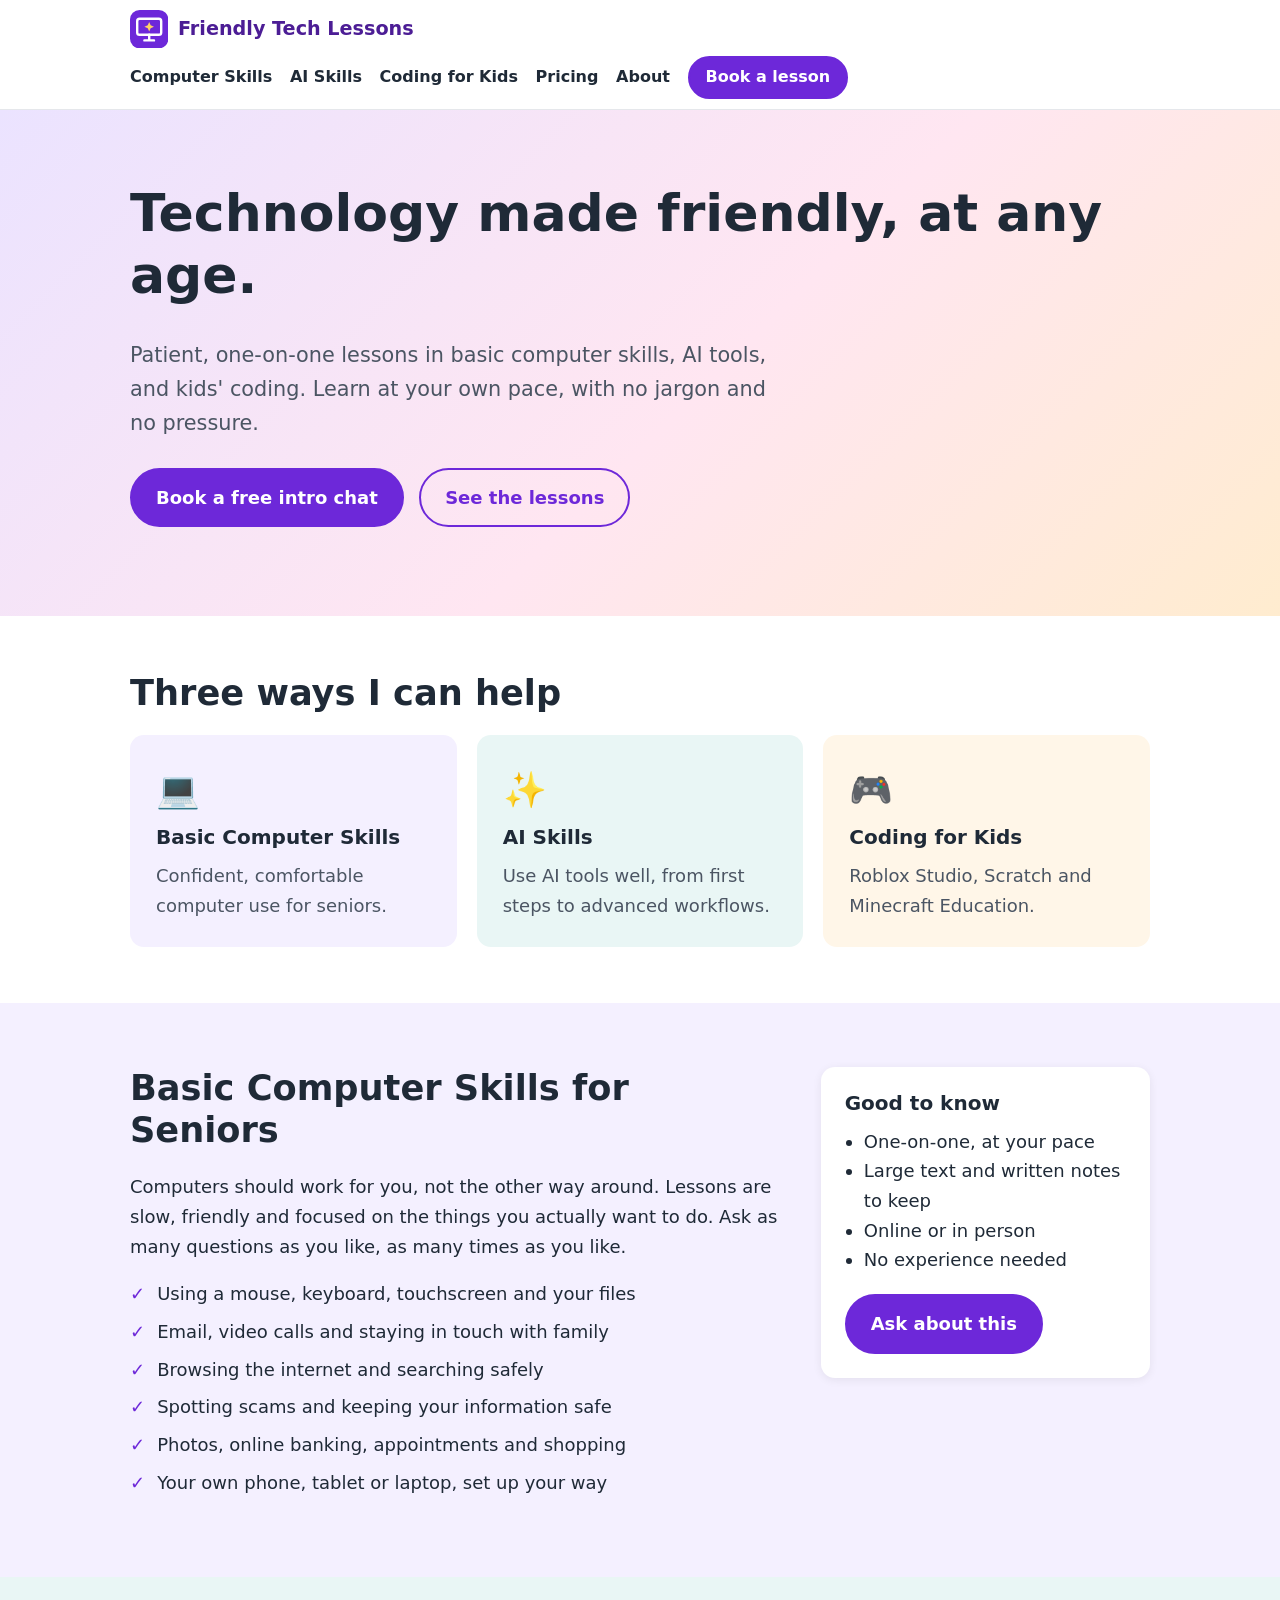
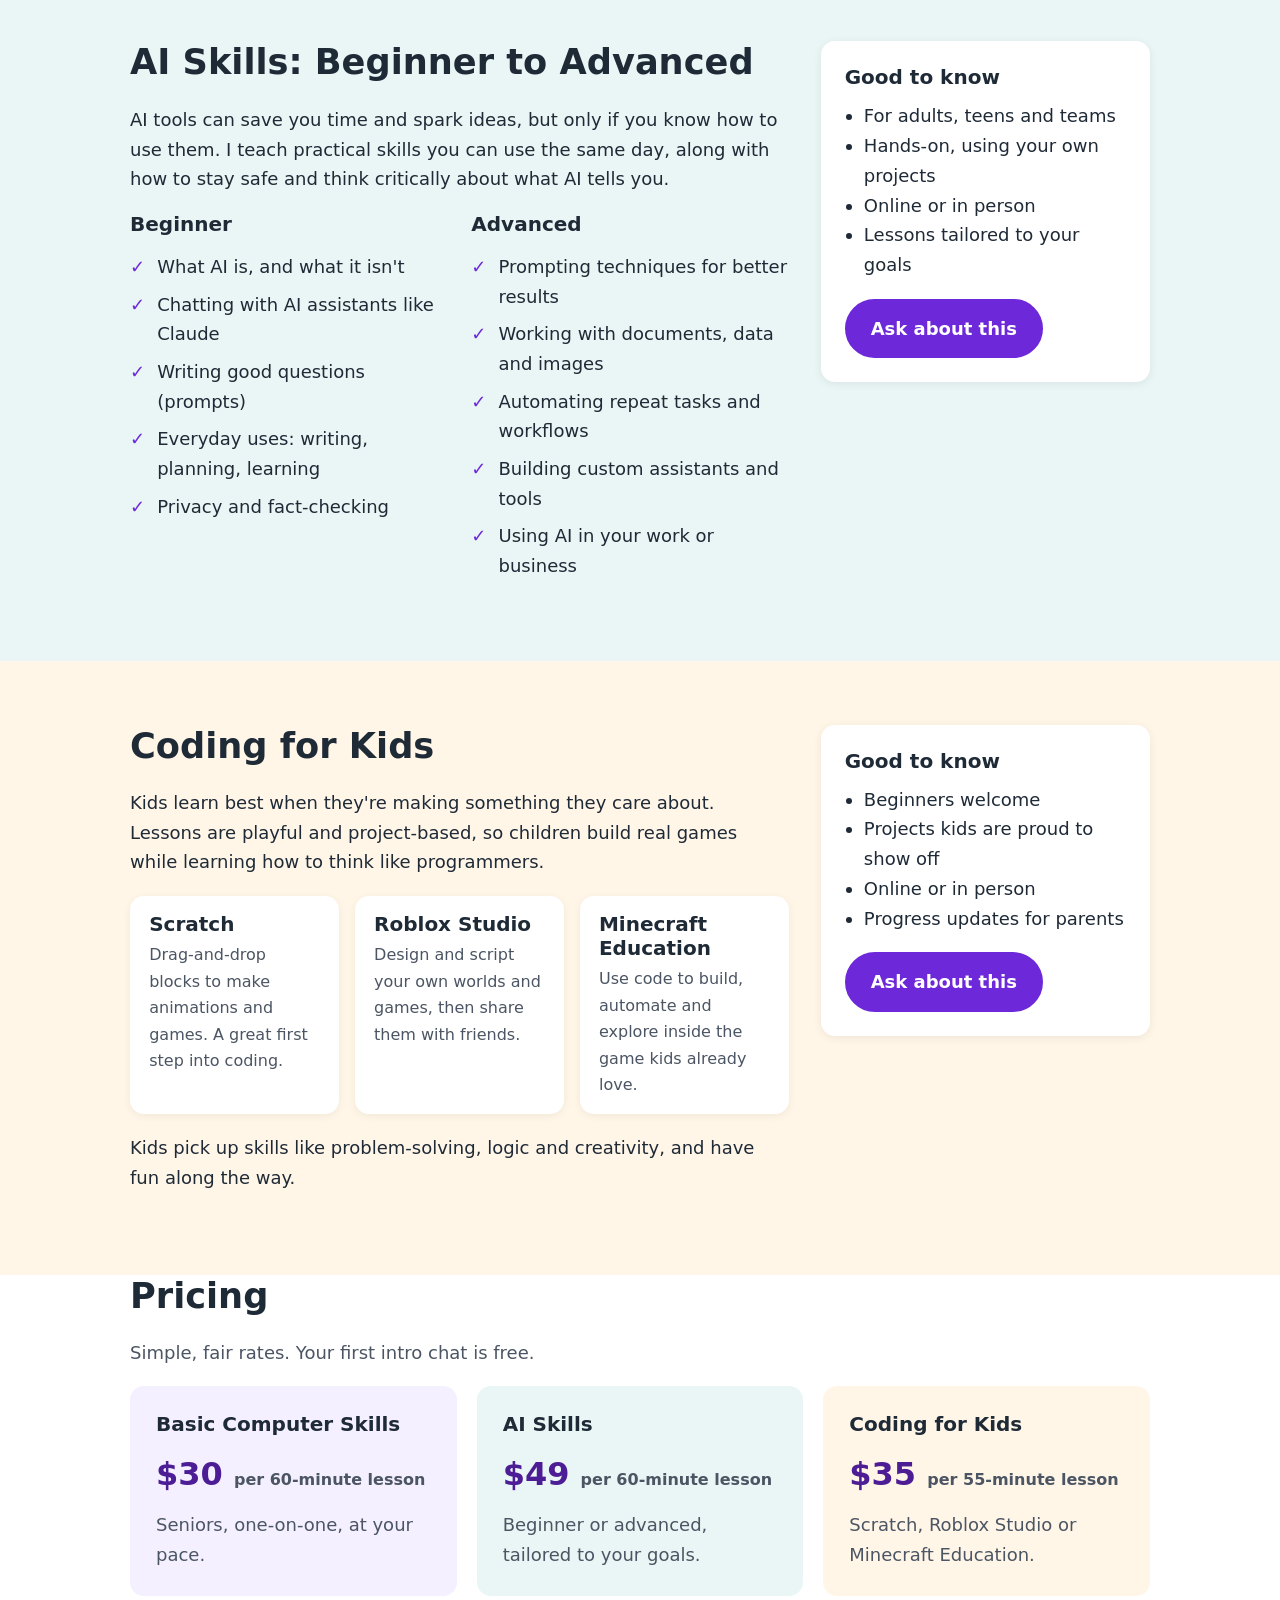
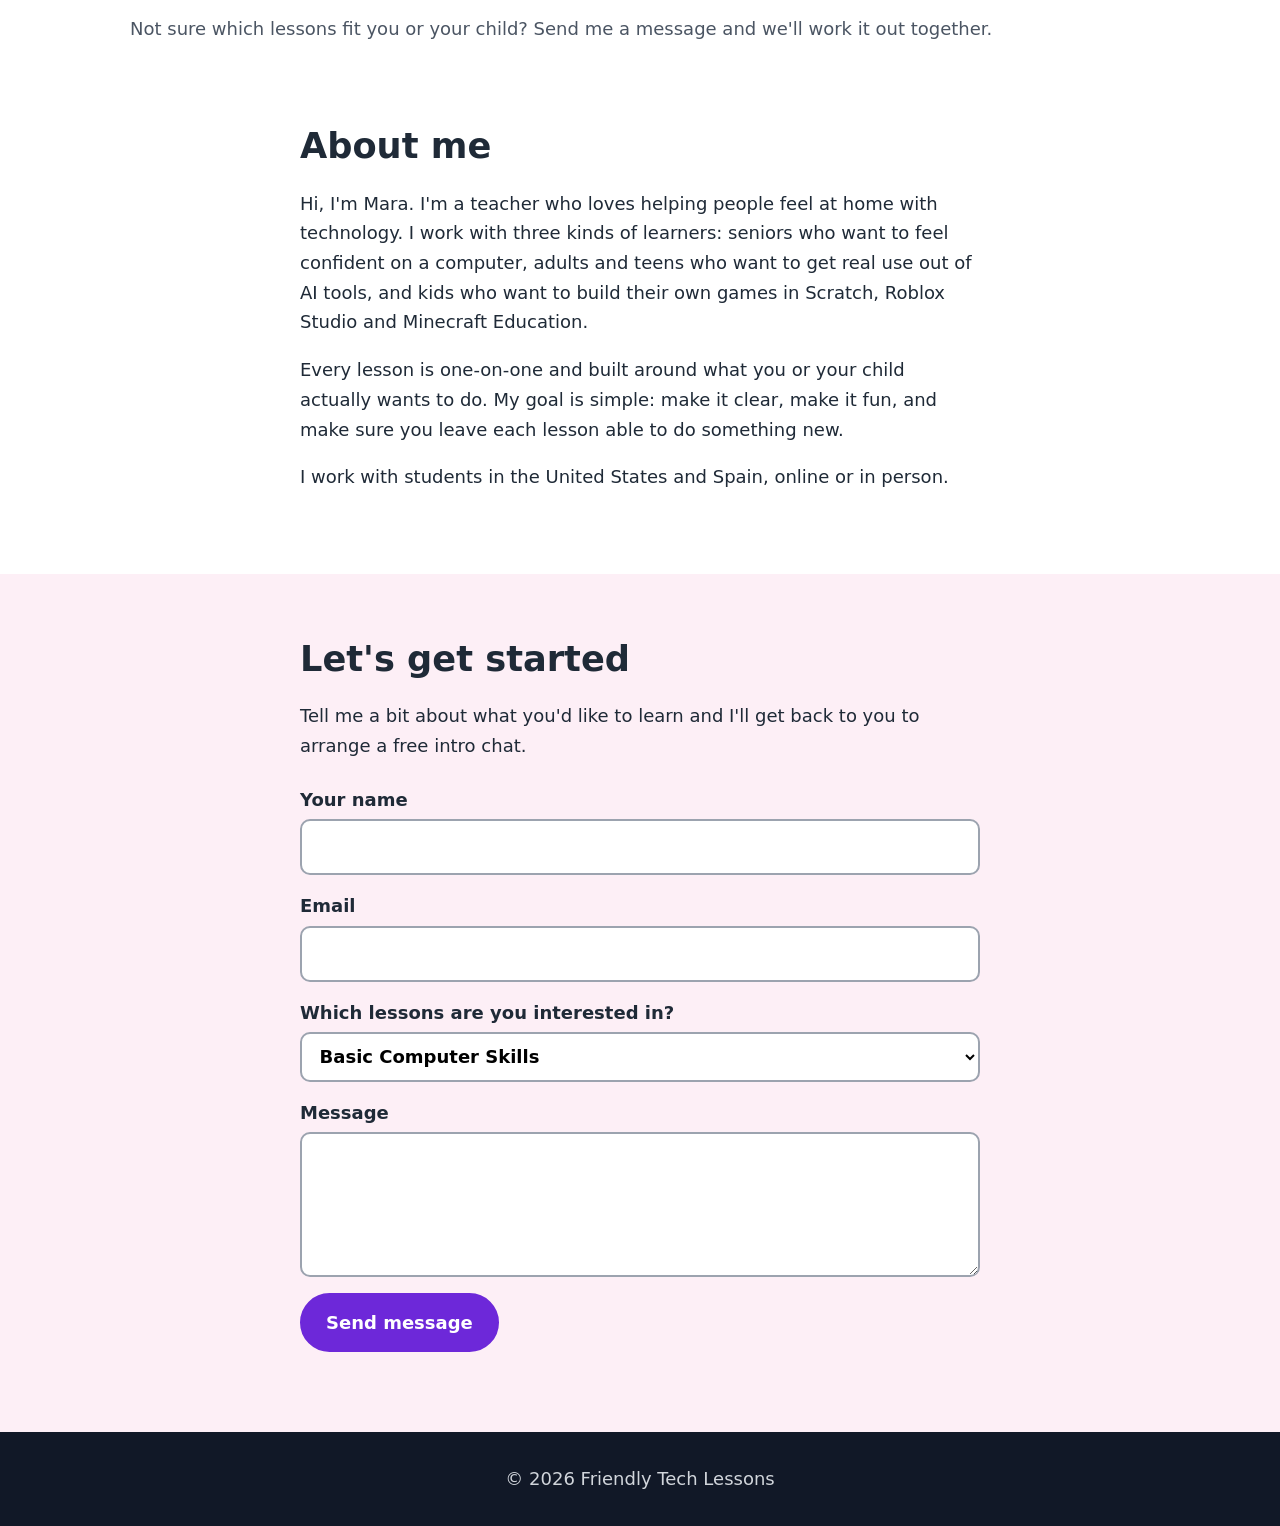
<file: index.html>
<!doctype html>
<html lang="en">
<head>
  <meta charset="utf-8">
  <meta name="viewport" content="width=device-width, initial-scale=1">
  <title>Friendly Tech Lessons | Computers, AI &amp; Coding</title>
  <meta name="description" content="Patient, one-on-one lessons: basic computer skills for seniors, AI skills for beginners and advanced learners, and coding for kids with Roblox Studio, Scratch and Minecraft Education.">
  <link rel="icon" href="data:image/svg+xml,%3Csvg xmlns='http://www.w3.org/2000/svg' viewBox='0 0 48 48' aria-hidden='true'%3E%3Crect width='48' height='48' rx='12' fill='%236d28d9'/%3E%3Crect x='9' y='11' width='30' height='20' rx='3' fill='none' stroke='%23fff' stroke-width='3'/%3E%3Cpath d='M18 38h12M24 31v7' stroke='%23fff' stroke-width='3' stroke-linecap='round'/%3E%3Cpath d='M24 15l1.8 4.2L30 21l-4.2 1.8L24 27l-1.8-4.2L18 21l4.2-1.8z' fill='%23ffd166'/%3E%3C/svg%3E">
  <link rel="stylesheet" href="styles.css">
</head>
<body>
  <a class="skip" href="#main">Skip to content</a>

  <header class="site-header">
    <div class="wrap bar">
      <a class="brand" href="#top"><svg viewBox="0 0 48 48" aria-hidden="true"><rect width="48" height="48" rx="12" fill="#6d28d9"/><rect x="9" y="11" width="30" height="20" rx="3" fill="none" stroke="#fff" stroke-width="3"/><path d="M18 38h12M24 31v7" stroke="#fff" stroke-width="3" stroke-linecap="round"/><path d="M24 15l1.8 4.2L30 21l-4.2 1.8L24 27l-1.8-4.2L18 21l4.2-1.8z" fill="#ffd166"/></svg><span>Friendly Tech Lessons</span></a>
      <nav aria-label="Main">
        <a href="#seniors">Computer Skills</a>
        <a href="#ai">AI Skills</a>
        <a href="#kids">Coding for Kids</a>
        <a href="#pricing">Pricing</a>
        <a href="#about">About</a>
        <a class="btn small" href="#contact">Book a lesson</a>
      </nav>
    </div>
  </header>

  <main id="main">
    <section class="hero" id="top">
      <div class="wrap">
        <h1>Technology made friendly, at any age.</h1>
        <p class="lead">Patient, one-on-one lessons in basic computer skills, AI tools, and kids' coding. Learn at your own pace, with no jargon and no pressure.</p>
        <p>
          <a class="btn" href="#contact">Book a free intro chat</a>
          <a class="btn ghost" href="#services">See the lessons</a>
        </p>
      </div>
    </section>

    <section id="services" class="wrap">
      <h2>Three ways I can help</h2>
      <div class="cards">
        <a class="card c1" href="#seniors">
          <span class="icon" aria-hidden="true">💻</span>
          <h3>Basic Computer Skills</h3>
          <p>Confident, comfortable computer use for seniors.</p>
        </a>
        <a class="card c2" href="#ai">
          <span class="icon" aria-hidden="true">✨</span>
          <h3>AI Skills</h3>
          <p>Use AI tools well, from first steps to advanced workflows.</p>
        </a>
        <a class="card c3" href="#kids">
          <span class="icon" aria-hidden="true">🎮</span>
          <h3>Coding for Kids</h3>
          <p>Roblox Studio, Scratch and Minecraft Education.</p>
        </a>
      </div>
    </section>

    <section id="seniors" class="band b1">
      <div class="wrap split">
        <div>
          <h2>Basic Computer Skills for Seniors</h2>
          <p>Computers should work for you, not the other way around. Lessons are slow, friendly and focused on the things you actually want to do. Ask as many questions as you like, as many times as you like.</p>
          <ul class="ticks">
            <li>Using a mouse, keyboard, touchscreen and your files</li>
            <li>Email, video calls and staying in touch with family</li>
            <li>Browsing the internet and searching safely</li>
            <li>Spotting scams and keeping your information safe</li>
            <li>Photos, online banking, appointments and shopping</li>
            <li>Your own phone, tablet or laptop, set up your way</li>
          </ul>
        </div>
        <aside class="panel">
          <h3>Good to know</h3>
          <ul>
            <li>One-on-one, at your pace</li>
            <li>Large text and written notes to keep</li>
            <li>Online or in person</li>
            <li>No experience needed</li>
          </ul>
          <a class="btn" href="#contact">Ask about this</a>
        </aside>
      </div>
    </section>

    <section id="ai" class="band b2">
      <div class="wrap split">
        <div>
          <h2>AI Skills: Beginner to Advanced</h2>
          <p>AI tools can save you time and spark ideas, but only if you know how to use them. I teach practical skills you can use the same day, along with how to stay safe and think critically about what AI tells you.</p>
          <div class="levels">
            <div>
              <h3>Beginner</h3>
              <ul class="ticks">
                <li>What AI is, and what it isn't</li>
                <li>Chatting with AI assistants like Claude</li>
                <li>Writing good questions (prompts)</li>
                <li>Everyday uses: writing, planning, learning</li>
                <li>Privacy and fact-checking</li>
              </ul>
            </div>
            <div>
              <h3>Advanced</h3>
              <ul class="ticks">
                <li>Prompting techniques for better results</li>
                <li>Working with documents, data and images</li>
                <li>Automating repeat tasks and workflows</li>
                <li>Building custom assistants and tools</li>
                <li>Using AI in your work or business</li>
              </ul>
            </div>
          </div>
        </div>
        <aside class="panel">
          <h3>Good to know</h3>
          <ul>
            <li>For adults, teens and teams</li>
            <li>Hands-on, using your own projects</li>
            <li>Online or in person</li>
            <li>Lessons tailored to your goals</li>
          </ul>
          <a class="btn" href="#contact">Ask about this</a>
        </aside>
      </div>
    </section>

    <section id="kids" class="band b3">
      <div class="wrap split">
        <div>
          <h2>Coding for Kids</h2>
          <p>Kids learn best when they're making something they care about. Lessons are playful and project-based, so children build real games while learning how to think like programmers.</p>
          <div class="tools">
            <div class="tool">
              <h3>Scratch</h3>
              <p>Drag-and-drop blocks to make animations and games. A great first step into coding.</p>
            </div>
            <div class="tool">
              <h3>Roblox Studio</h3>
              <p>Design and script your own worlds and games, then share them with friends.</p>
            </div>
            <div class="tool">
              <h3>Minecraft Education</h3>
              <p>Use code to build, automate and explore inside the game kids already love.</p>
            </div>
          </div>
          <p>Kids pick up skills like problem-solving, logic and creativity, and have fun along the way.</p>
        </div>
        <aside class="panel">
          <h3>Good to know</h3>
          <ul>
            <li>Beginners welcome</li>
            <li>Projects kids are proud to show off</li>
            <li>Online or in person</li>
            <li>Progress updates for parents</li>
          </ul>
          <a class="btn" href="#contact">Ask about this</a>
        </aside>
      </div>
    </section>

    <section id="pricing" class="wrap">
      <h2>Pricing</h2>
      <p class="sub">Simple, fair rates. Your first intro chat is free.</p>
      <div class="cards">
        <div class="card c1 price">
          <h3>Basic Computer Skills</h3>
          <p class="amount">$30 <span>per 60-minute lesson</span></p>
          <p>Seniors, one-on-one, at your pace.</p>
        </div>
        <div class="card c2 price">
          <h3>AI Skills</h3>
          <p class="amount">$49 <span>per 60-minute lesson</span></p>
          <p>Beginner or advanced, tailored to your goals.</p>
        </div>
        <div class="card c3 price">
          <h3>Coding for Kids</h3>
          <p class="amount">$35 <span>per 55-minute lesson</span></p>
          <p>Scratch, Roblox Studio or Minecraft Education.</p>
        </div>
      </div>
      <p class="sub">Not sure which lessons fit you or your child? Send me a message and we'll work it out together.</p>
    </section>

    <!-- Testimonials: remove the "hidden" attribute once you have real quotes
         (with permission), and replace the text below. -->
    <section id="testimonials" class="band b1" hidden>
      <div class="wrap">
        <h2>What students and parents say</h2>
        <div class="cards">
          <blockquote class="card quote"><p>“Real quote goes here.”</p><footer>Name, student or parent</footer></blockquote>
          <blockquote class="card quote"><p>“Real quote goes here.”</p><footer>Name, student or parent</footer></blockquote>
        </div>
      </div>
    </section>

    <section id="about" class="wrap narrow">
      <h2>About me</h2>
      <p>Hi, I'm Mara. I'm a teacher who loves helping people feel at home with technology. I work with three kinds of learners: seniors who want to feel confident on a computer, adults and teens who want to get real use out of AI tools, and kids who want to build their own games in Scratch, Roblox Studio and Minecraft Education.</p>
      <p>Every lesson is one-on-one and built around what you or your child actually wants to do. My goal is simple: make it clear, make it fun, and make sure you leave each lesson able to do something new.</p>
      <p>I work with students in the United States and Spain, online or in person.</p>
    </section>

    <section id="contact" class="band b4">
      <div class="wrap narrow">
        <h2>Let's get started</h2>
        <p>Tell me a bit about what you'd like to learn and I'll get back to you to arrange a free intro chat.</p>
        <form id="contact-form" action="https://formspree.io/f/mwlvdwrb" method="POST" novalidate>
          <label>Your name
            <input name="name" required autocomplete="name">
          </label>
          <label>Email
            <input name="email" type="email" required autocomplete="email">
          </label>
          <label>Which lessons are you interested in?
            <select name="service">
              <option>Basic Computer Skills</option>
              <option>AI Skills</option>
              <option>Coding for Kids</option>
              <option>Not sure yet</option>
            </select>
          </label>
          <label>Message
            <textarea name="message" rows="4"></textarea>
          </label>
          <input type="text" name="_gotcha" class="hp" tabindex="-1" autocomplete="off" aria-hidden="true">
          <button class="btn" type="submit">Send message</button>
          <p id="form-note" role="status"></p>
        </form>
      </div>
    </section>
  </main>

  <footer class="site-footer">
    <div class="wrap">
      <p>© <span id="year"></span> Friendly Tech Lessons</p>
    </div>
  </footer>

  <script src="script.js"></script>
</body>
</html>
</file>
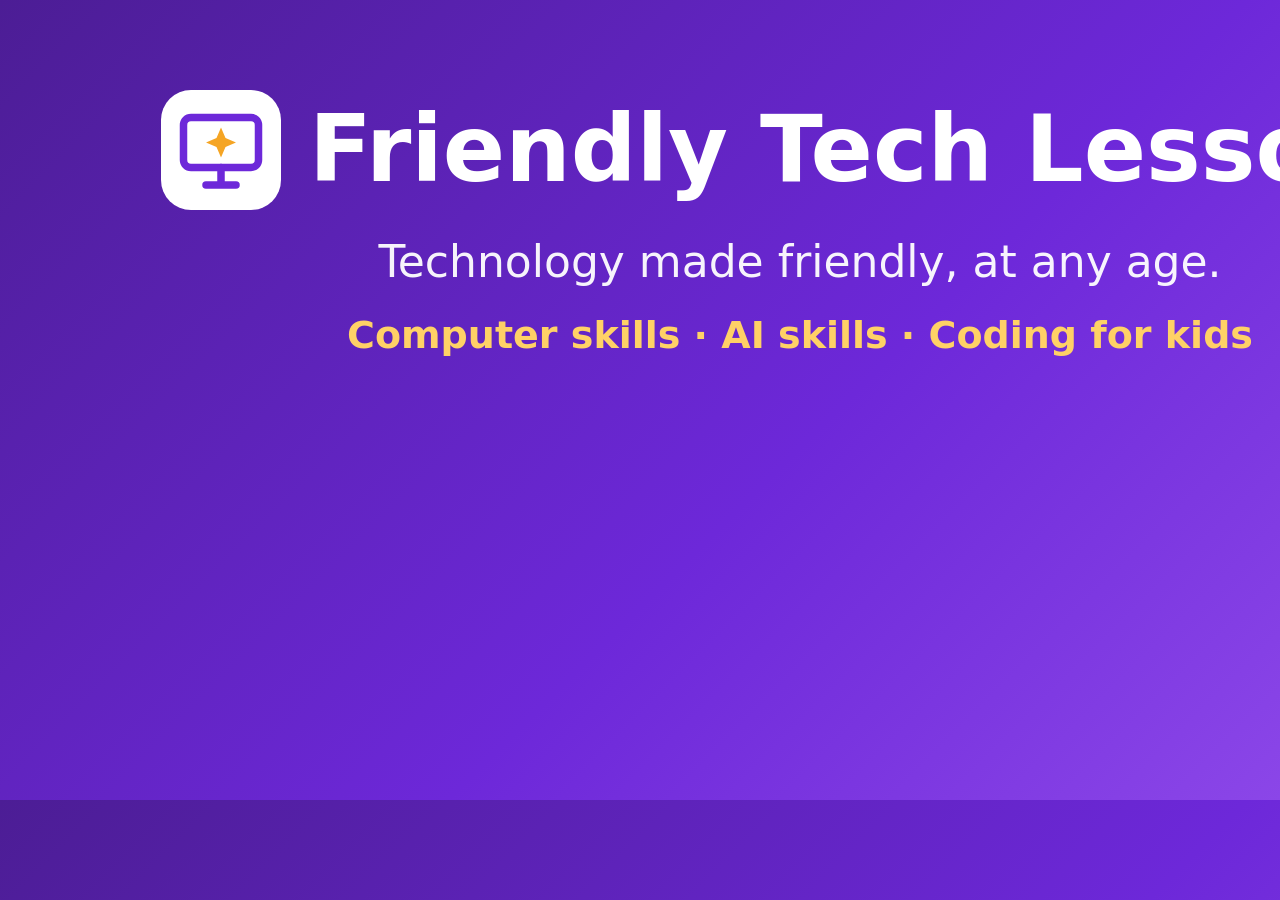
<file: logo/cover.html>
<!doctype html><meta charset="utf-8"><style>
*{box-sizing:border-box;margin:0}
body{width:1600px;height:800px;background:linear-gradient(135deg,#4c1d95 0%,#6d28d9 60%,#8b46e8 100%);font-family:system-ui,-apple-system,"Segoe UI",Roboto,sans-serif;color:#fff;display:flex;flex-direction:column;align-items:center;justify-content:flex-start;padding-top:90px;gap:26px;text-align:center}
.brand{display:flex;align-items:center;gap:28px}
.brand svg{width:120px;height:120px}
h1{font-size:92px;line-height:1.05;font-weight:800}
.tag{font-size:44px;opacity:.95}
.svc{font-size:38px;font-weight:700;color:#ffd166}
</style>
<div class="brand"><svg viewBox="0 0 48 48"><rect width="48" height="48" rx="12" fill="#fff"/><rect x="9" y="11" width="30" height="20" rx="3" fill="none" stroke="#6d28d9" stroke-width="3"/><path d="M18 38h12M24 31v7" stroke="#6d28d9" stroke-width="3" stroke-linecap="round"/><path d="M24 15l1.8 4.2L30 21l-4.2 1.8L24 27l-1.8-4.2L18 21l4.2-1.8z" fill="#f5a524"/></svg><h1>Friendly Tech Lessons</h1></div>
<p class="tag">Technology made friendly, at any age.</p>
<p class="svc">Computer skills · AI skills · Coding for kids</p>
</file>
<file: styles.css>
:root {
  --ink: #1f2a37;
  --muted: #4b5563;
  --bg: #ffffff;
  --brand: #6d28d9;
  --brand-dark: #4c1d95;
  --b1: #f4f0ff;
  --b2: #e9f6f5;
  --b3: #fff6e8;
  --b4: #fdeff6;
  --radius: 14px;
}

* { box-sizing: border-box; }

html { scroll-behavior: smooth; scroll-padding-top: 4.5rem; }

body {
  margin: 0;
  font-family: system-ui, -apple-system, "Segoe UI", Roboto, sans-serif;
  font-size: 1.125rem;
  line-height: 1.65;
  color: var(--ink);
  background: var(--bg);
}

.wrap { max-width: 1060px; margin: 0 auto; padding: 0 1.25rem; }
.narrow { max-width: 720px; }

h1, h2, h3 { line-height: 1.2; margin: 0 0 .6em; }
h1 { font-size: clamp(2rem, 5vw, 3.25rem); }
h2 { font-size: clamp(1.6rem, 3.5vw, 2.2rem); }
h3 { font-size: 1.25rem; }

a { color: var(--brand); }
:focus-visible { outline: 3px solid #f59e0b; outline-offset: 2px; }

.skip {
  position: absolute; left: -999px; top: 0;
  background: #fff; padding: .5rem 1rem; z-index: 20;
}
.skip:focus { left: 0; }

/* Header */
.site-header {
  position: sticky; top: 0; z-index: 10;
  background: rgba(255,255,255,.95);
  border-bottom: 1px solid #e5e7eb;
}
.bar { display: flex; flex-wrap: wrap; align-items: center; justify-content: space-between; gap: .5rem 1.5rem; padding-top: .6rem; padding-bottom: .6rem; }
.brand { display: inline-flex; align-items: center; gap: .6rem; font-weight: 800; font-size: 1.2rem; color: var(--brand-dark); text-decoration: none; }
nav { display: flex; flex-wrap: wrap; align-items: center; gap: .25rem 1.1rem; }
nav a { text-decoration: none; color: var(--ink); font-weight: 600; font-size: 1rem; }
nav a:hover { color: var(--brand); }

/* Buttons */
.btn {
  display: inline-block;
  background: var(--brand); color: #fff;
  padding: .8rem 1.5rem; border-radius: 999px;
  font: inherit; font-weight: 700; text-decoration: none;
  border: 2px solid var(--brand); cursor: pointer;
}
.btn:hover { background: var(--brand-dark); border-color: var(--brand-dark); color: #fff; }
.btn.ghost { background: transparent; color: var(--brand); }
.btn.ghost:hover { background: var(--b1); color: var(--brand-dark); }
.btn.small { padding: .4rem 1rem; font-size: 1rem; }
nav a.btn { color: #fff; }

/* Hero */
.hero {
  padding: 4.5rem 0 4rem;
  background: linear-gradient(135deg, #ebe3ff 0%, #ffe6f1 55%, #ffeccf 100%);
}
.lead { font-size: 1.3rem; max-width: 40rem; color: var(--muted); }
.hero .btn { margin: .4rem .6rem .4rem 0; }

/* Service cards */
#services { padding-top: 3.5rem; padding-bottom: 3.5rem; }
.cards { display: grid; gap: 1.25rem; grid-template-columns: repeat(auto-fit, minmax(240px, 1fr)); }
.card {
  display: block; padding: 1.5rem; border-radius: var(--radius);
  text-decoration: none; color: var(--ink);
  border: 2px solid transparent;
  transition: transform .15s, border-color .15s;
}
.card:hover { transform: translateY(-3px); border-color: var(--brand); }
.card p { margin: 0; color: var(--muted); }
.card .icon { font-size: 2.2rem; display: block; margin-bottom: .4rem; }
.c1 { background: var(--b1); } .c2 { background: var(--b2); } .c3 { background: var(--b3); }

/* Bands */
.band { padding: 4rem 0; }
.b1 { background: var(--b1); } .b2 { background: var(--b2); } .b3 { background: var(--b3); } .b4 { background: var(--b4); }

.split { display: grid; gap: 2rem; grid-template-columns: 1fr; }
@media (min-width: 880px) { .split { grid-template-columns: 2fr 1fr; align-items: start; } }

.panel { background: #fff; border-radius: var(--radius); padding: 1.5rem; box-shadow: 0 2px 10px rgba(0,0,0,.07); }
.panel ul { padding-left: 1.2rem; margin: 0 0 1.2rem; }

.ticks { list-style: none; padding: 0; margin: 1rem 0; }
.ticks li { position: relative; padding-left: 1.7rem; margin-bottom: .5rem; }
.ticks li::before { content: "✓"; position: absolute; left: 0; color: var(--brand); font-weight: 800; }

.levels { display: grid; gap: 1.5rem; grid-template-columns: repeat(auto-fit, minmax(240px, 1fr)); }
.tools { display: grid; gap: 1rem; grid-template-columns: repeat(auto-fit, minmax(190px, 1fr)); margin: 1.2rem 0; }
.tool { background: #fff; border-radius: var(--radius); padding: 1rem 1.2rem; box-shadow: 0 2px 8px rgba(0,0,0,.06); }
.tool h3 { margin-bottom: .3em; }
.tool p { margin: 0; font-size: 1rem; color: var(--muted); }

#about { padding-top: 4rem; padding-bottom: 4rem; }

/* Form */
form { display: grid; gap: 1rem; margin-top: 1.5rem; }
label { display: grid; gap: .3rem; font-weight: 600; }
input, select, textarea {
  font: inherit; padding: .7rem .85rem;
  border: 2px solid #9ca3af; border-radius: 10px; background: #fff;
}
input:focus, select:focus, textarea:focus { border-color: var(--brand); }
form .btn { justify-self: start; }
#form-note { margin: 0; font-weight: 600; }

/* Footer */
.site-footer { padding: 2rem 0; background: #111827; color: #d1d5db; text-align: center; }
.site-footer p { margin: 0; }

@media (prefers-reduced-motion: reduce) {
  html { scroll-behavior: auto; }
  .card { transition: none; }
}

/* Pricing & testimonials */
.sub { color: var(--muted); }
.price .amount { font-size: 2rem; font-weight: 800; color: var(--brand-dark); margin: .2rem 0 .6rem; }
.price .amount span { font-size: 1rem; font-weight: 600; color: var(--muted); }
.card.quote { background: #fff; margin: 0; }
.card.quote:hover { transform: none; border-color: transparent; }
.quote footer { font-weight: 700; margin-top: .6rem; }
section[hidden] { display: none; }
.hp { position: absolute; left: -9999px; }

.brand svg { width: 2.4rem; height: 2.4rem; flex: none; }
</file>
